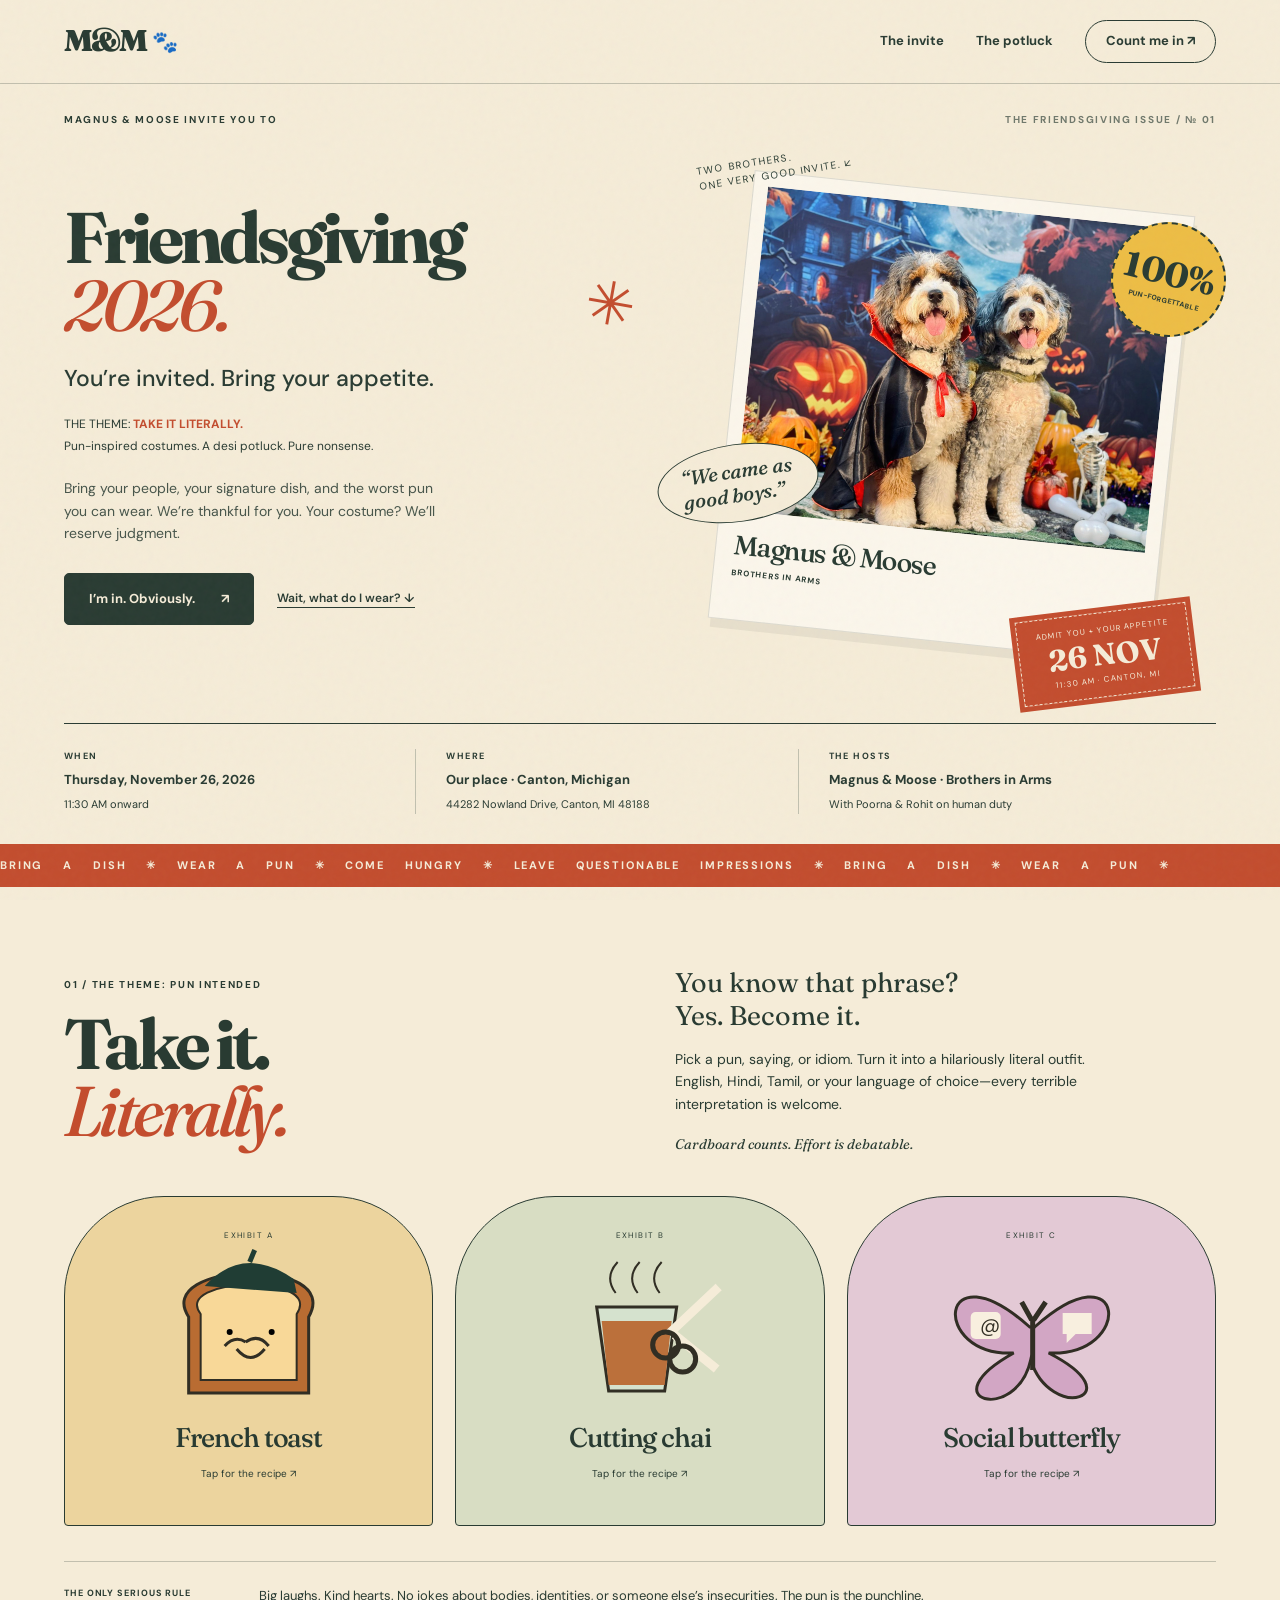
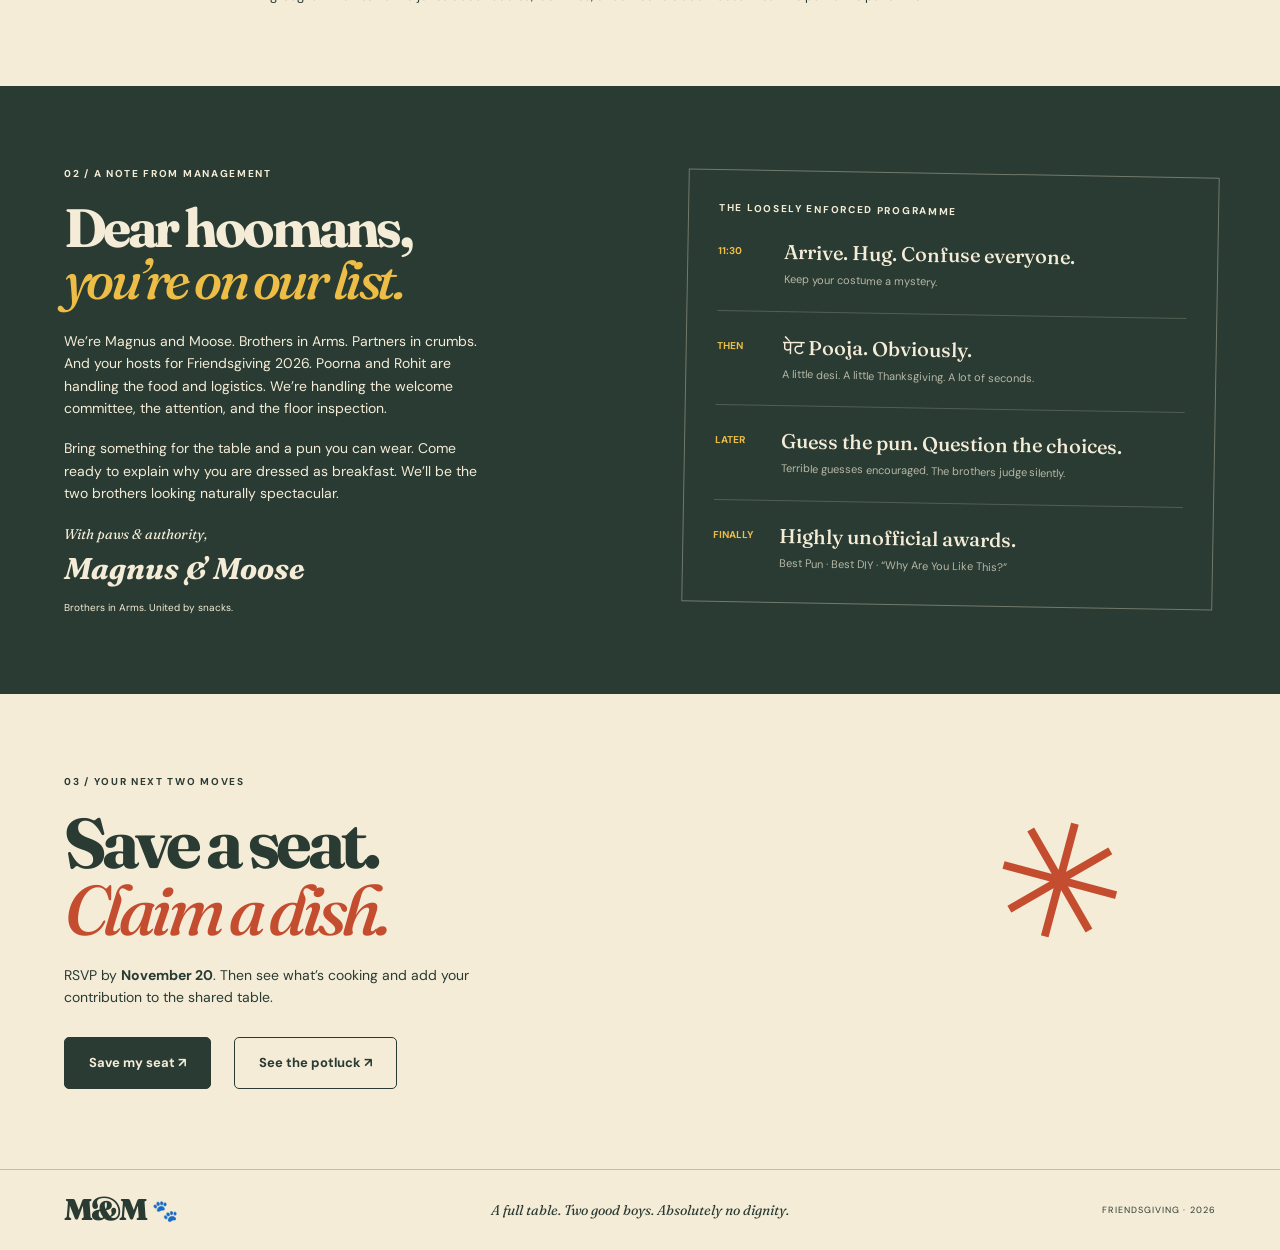
<file: index.html>
<!doctype html><html lang="en"><head><meta charset="utf-8"><meta name="viewport" content="width=device-width, initial-scale=1"><meta name="theme-color" content="#f5ecd8"><meta name="robots" content="noindex,nofollow,noarchive"><meta name="description" content="Magnus & Moose — Brothers in Arms — invite you to a wonderfully ridiculous Friendsgiving. Bring a dish. Wear a pun."><title>You’re invited · Pun Intended</title><link rel="preconnect" href="https://fonts.googleapis.com"><link rel="preconnect" href="https://fonts.gstatic.com" crossorigin><link href="https://fonts.googleapis.com/css2?family=DM+Sans:wght@400;500;600;700&family=Fraunces:opsz,wght,SOFT,WONK@9..144,500,50,1;9..144,700,50,1;9..144,900,50,1&display=swap" rel="stylesheet"><link rel="stylesheet" href="assets/style.css?v=20261113-live-2"><script src="assets/config.js?v=20261113-live-2" defer></script><script src="assets/app.js?v=20261113-live-2" defer></script></head><body><header class="topbar"><a class="brand" href="index.html" aria-label="Magnus and Moose Friendsgiving invitation">M&amp;M<span aria-hidden="true">🐾</span></a><nav aria-label="Main navigation"><a href="index.html">The invite</a><a href="potluck.html">The potluck</a><a class="nav-cta" href="rsvp.html">Count me in ↗</a></nav></header><div id="preview-note" class="preview-note" hidden>DESIGN PREVIEW · Form entries stay in this browser until the Google Sheet is connected.</div><main>
<section class="hero">
 <div class="hero-top"><span class="eyebrow">MAGNUS & MOOSE INVITE YOU TO</span><span class="edition">THE FRIENDSGIVING ISSUE / № 01</span></div>
 <div class="hero-layout"><div class="hero-copy"><h1 class="event-title">Friendsgiving<br><em>2026.</em><span class="title-star" aria-hidden="true">✳</span></h1><p class="subtitle">You’re invited. Bring your appetite.</p><p class="theme-label">THE THEME: <strong>TAKE IT LITERALLY.</strong><br>Pun-inspired costumes. A desi potluck. Pure nonsense.</p><p class="hero-description">Bring your people, your signature dish, and the worst pun you can wear. We’re thankful for you. Your costume? We’ll reserve judgment.</p><div class="actions"><a class="button" href="rsvp.html">I’m in. Obviously. <span>↗</span></a><a class="text-link" href="#dress-code">Wait, what do I wear? ↓</a></div></div>
 <div class="collage"><div class="orbit-note">TWO BROTHERS.<br>ONE VERY GOOD INVITE. ↙</div><figure class="magnus-card"><div class="photo-wrap brothers-photo"><img src="assets/magnus-and-moose.png" alt="Magnus and Moose posing together in their Halloween costumes"></div><figcaption><b>Magnus & Moose</b><span>BROTHERS IN ARMS</span></figcaption></figure><div class="stamp">100%<br><small>PUN-FORGETTABLE</small></div><div class="bubble">“We came as<br>good boys.”</div><div class="mini-ticket"><span>ADMIT YOU + YOUR APPETITE</span><b>26 NOV</b><span>11:30 AM · CANTON, MI</span></div></div></div>
 <div class="event-strip"><div><span>WHEN</span><strong data-party="date">Thursday, November 26, 2026</strong><small data-party="time">11:30 AM onward</small></div><div><span>WHERE</span><strong data-party="location">Our place · Canton, Michigan</strong><small data-party="address"></small></div><div><span>THE HOSTS</span><strong>Magnus & Moose · Brothers in Arms</strong><small>With Poorna & Rohit on human duty</small></div></div>
</section>
<div class="ticker" aria-hidden="true"><span>BRING A DISH ✳ WEAR A PUN ✳ COME HUNGRY ✳ LEAVE QUESTIONABLE IMPRESSIONS ✳ BRING A DISH ✳ WEAR A PUN ✳</span></div>
<section id="dress-code" class="dress-section section"><div class="section-intro"><div><span class="eyebrow">01 / THE THEME: PUN INTENDED</span><h2>Take it.<br><em>Literally.</em></h2></div><div><p class="large-copy">You know that phrase?<br>Yes. Become it.</p><p>Pick a pun, saying, or idiom. Turn it into a hilariously literal outfit. English, Hindi, Tamil, or your language of choice—every terrible interpretation is welcome.</p><p class="hand-note">Cardboard counts. Effort is debatable.</p></div></div>
<div class="pun-grid">
<button class="pun-card toast" aria-expanded="false"><span class="card-number">EXHIBIT A</span><svg viewBox="0 0 250 180" aria-hidden="true"><path d="M65 152V76C28 20 220 15 185 76V152Z" fill="#b96c32" stroke="#312e24" stroke-width="3"/><path d="M77 139V73C48 36 201 32 173 73V139Z" fill="#f8d898" stroke="#312e24" stroke-width="2"/><path d="M81 45Q120 3 170 38L173 52Z" fill="#203d34"/><path d="M126 21L131 9" stroke="#203d34" stroke-width="5"/><circle cx="106" cy="91" r="3"/><circle cx="148" cy="91" r="3"/><path d="M113 108Q127 125 141 108M122 101Q111 94 101 105M122 101Q135 92 145 105" fill="none" stroke="#312e24" stroke-width="3"/></svg><span class="pun-name">French toast</span><span class="pun-hint">Tap for the recipe ↗</span><span class="pun-reveal" hidden>Cardboard toast + a beret. Bonjour, carbs.</span></button>
<button class="pun-card chai" aria-expanded="false"><span class="card-number">EXHIBIT B</span><svg viewBox="0 0 250 180" aria-hidden="true"><path d="M82 66H162L150 150H94Z" fill="#d5e2ce" stroke="#312e24" stroke-width="3"/><path d="M87 80H157L150 144H94Z" fill="#bb703b"/><path d="M101 52Q89 36 103 21M123 52Q111 36 125 21M145 52Q133 36 147 21" fill="none" stroke="#312e24" stroke-width="2"/><path d="M155 92L204 46M160 94L202 128" stroke="#f5ecd8" stroke-width="9"/><circle cx="151" cy="104" r="13" fill="none" stroke="#312e24" stroke-width="5"/><circle cx="168" cy="118" r="13" fill="none" stroke="#312e24" stroke-width="5"/></svg><span class="pun-name">Cutting chai</span><span class="pun-hint">Tap for the recipe ↗</span><span class="pun-reveal" hidden>A tea-cup outfit + cardboard scissors. Ekdum literal.</span></button>
<button class="pun-card butterfly" aria-expanded="false"><span class="card-number">EXHIBIT C</span><svg viewBox="0 0 250 180" aria-hidden="true"><path d="M123 86C31 4 23 116 107 112C21 160 110 183 124 119C144 182 228 156 142 112C228 116 220 4 128 86Z" fill="#d2a6c4" stroke="#312e24" stroke-width="3"/><path d="M126 77V129M125 79L115 61M127 79L139 61" stroke="#312e24" stroke-width="5"/><rect x="64" y="71" width="30" height="27" rx="5" fill="#f8efdf"/><text x="73" y="91" font-size="20" fill="#312e24">@</text><path d="M156 72H185V93H169L160 102V93H156Z" fill="#f8efdf"/></svg><span class="pun-name">Social butterfly</span><span class="pun-hint">Tap for the recipe ↗</span><span class="pun-reveal" hidden>Butterfly wings + social-media icons. Very online, very airborne.</span></button></div>
<div class="golden-rule"><span>THE ONLY SERIOUS RULE</span><p>Big laughs. Kind hearts. No jokes about bodies, identities, or someone else’s insecurities. The pun is the punchline.</p></div></section>
<section class="host-section section"><div class="host-letter"><span class="eyebrow">02 / A NOTE FROM MANAGEMENT</span><h2>Dear hoomans,<br><em>you’re on our list.</em></h2><p>We’re Magnus and Moose. Brothers in Arms. Partners in crumbs. And your hosts for Friendsgiving 2026. Poorna and Rohit are handling the food and logistics. We’re handling the welcome committee, the attention, and the floor inspection.</p><p>Bring something for the table and a pun you can wear. Come ready to explain why you are dressed as breakfast. We’ll be the two brothers looking naturally spectacular.</p><p class="signature">With paws & authority,<br><b>Magnus & Moose</b><small>Brothers in Arms. United by snacks.</small></p></div><aside class="programme"><span class="eyebrow">THE LOOSELY ENFORCED PROGRAMME</span><div><b>11:30</b><p>Arrive. Hug. Confuse everyone.<small>Keep your costume a mystery.</small></p></div><div><b>THEN</b><p>पेट Pooja. Obviously.<small>A little desi. A little Thanksgiving. A lot of seconds.</small></p></div><div><b>LATER</b><p>Guess the pun. Question the choices.<small>Terrible guesses encouraged. The brothers judge silently.</small></p></div><div><b>FINALLY</b><p>Highly unofficial awards.<small>Best Pun · Best DIY · “Why Are You Like This?”</small></p></div></aside></section>
<section class="closing section"><span class="eyebrow">03 / YOUR NEXT TWO MOVES</span><h2>Save a seat.<br><em>Claim a dish.</em></h2><p>RSVP by <strong data-party="deadline">November 20</strong>. Then see what’s cooking and add your contribution to the shared table.</p><div class="actions"><a class="button" href="rsvp.html">Save my seat ↗</a><a class="button outline" href="potluck.html">See the potluck ↗</a></div><span class="closing-flower" aria-hidden="true">✳</span></section>
</main><footer><a class="brand" href="index.html">M&amp;M<span aria-hidden="true">🐾</span></a><p>A full table. Two good boys. Absolutely no dignity.</p><span>FRIENDSGIVING · 2026</span></footer><noscript><p class="notice">Please enable JavaScript for event details and forms.</p></noscript></body></html>
</file>
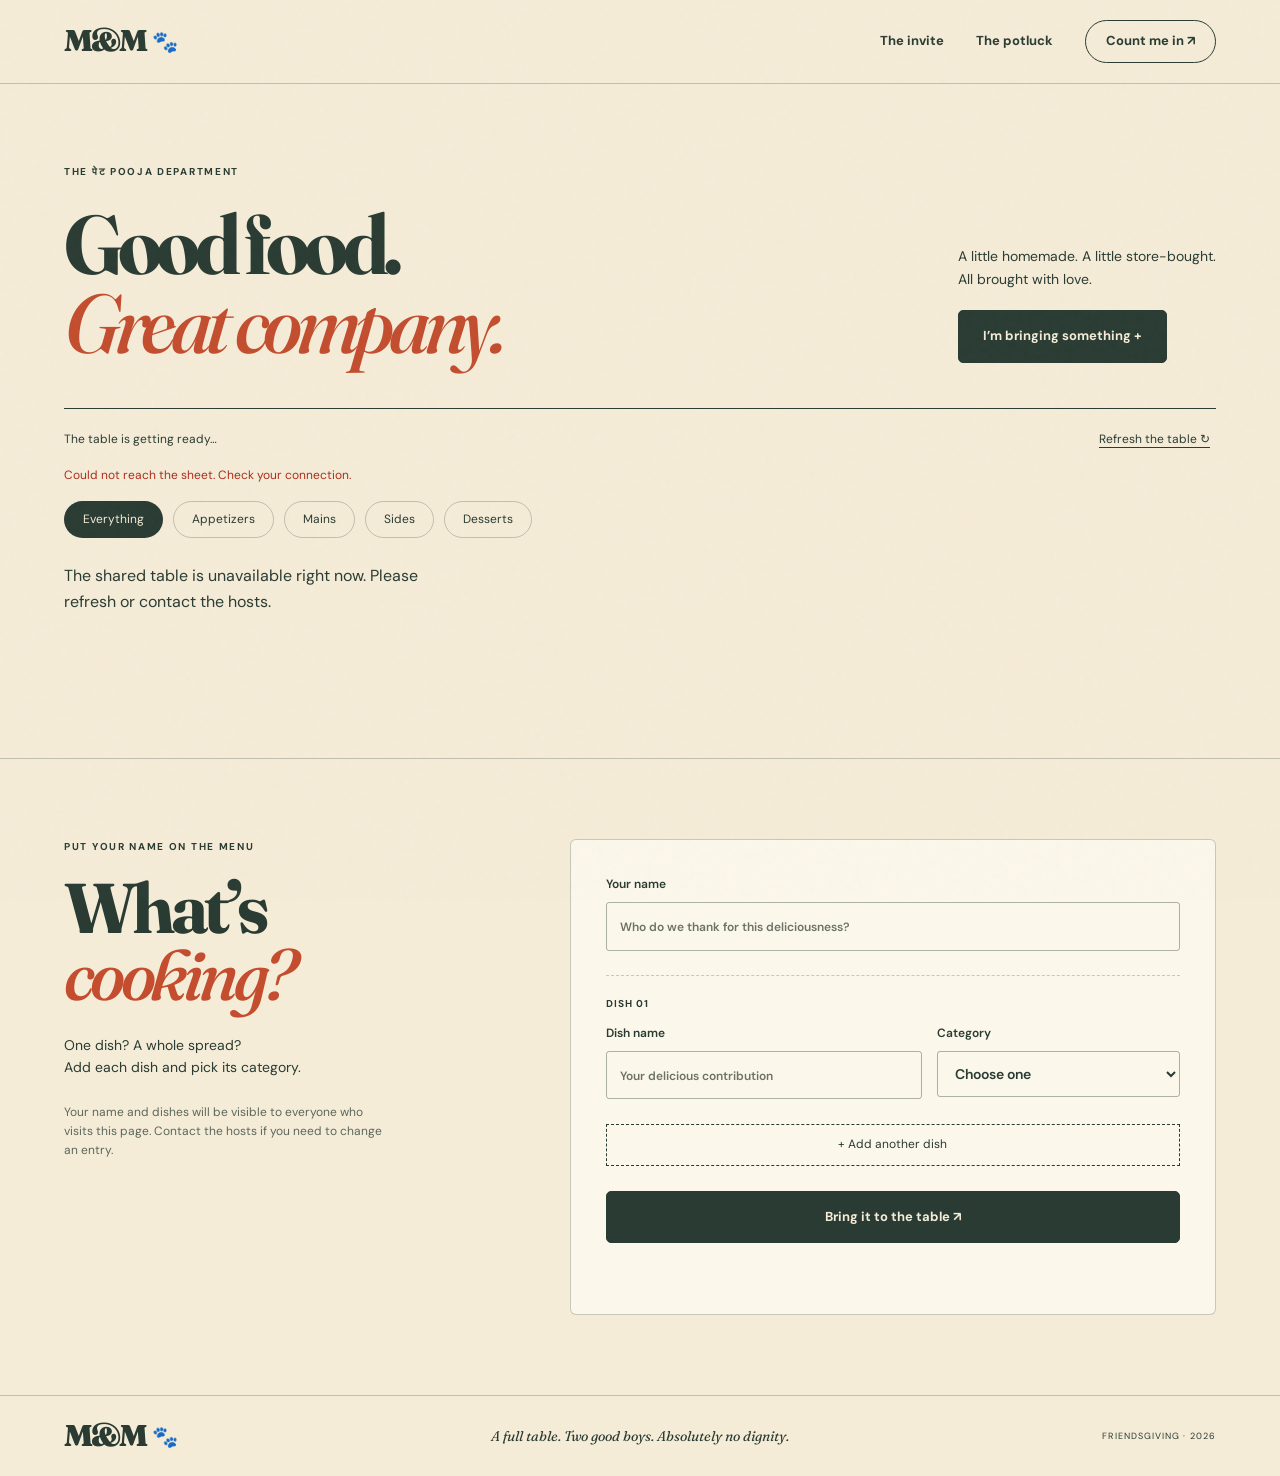
<file: potluck.html>
<!doctype html><html lang="en"><head><meta charset="utf-8"><meta name="viewport" content="width=device-width, initial-scale=1"><meta name="theme-color" content="#f5ecd8"><meta name="robots" content="noindex,nofollow,noarchive"><meta name="description" content="Magnus & Moose — Brothers in Arms — invite you to a wonderfully ridiculous Friendsgiving. Bring a dish. Wear a pun."><title>The shared table · Pun Intended</title><link rel="preconnect" href="https://fonts.googleapis.com"><link rel="preconnect" href="https://fonts.gstatic.com" crossorigin><link href="https://fonts.googleapis.com/css2?family=DM+Sans:wght@400;500;600;700&family=Fraunces:opsz,wght,SOFT,WONK@9..144,500,50,1;9..144,700,50,1;9..144,900,50,1&display=swap" rel="stylesheet"><link rel="stylesheet" href="assets/style.css?v=20261113-live-2"><script src="assets/config.js?v=20261113-live-2" defer></script><script src="assets/app.js?v=20261113-live-2" defer></script></head><body><header class="topbar"><a class="brand" href="index.html" aria-label="Magnus and Moose Friendsgiving invitation">M&amp;M<span aria-hidden="true">🐾</span></a><nav aria-label="Main navigation"><a href="index.html">The invite</a><a href="potluck.html">The potluck</a><a class="nav-cta" href="rsvp.html">Count me in ↗</a></nav></header><div id="preview-note" class="preview-note" hidden>DESIGN PREVIEW · Form entries stay in this browser until the Google Sheet is connected.</div><main>
<section class="board-heading section"><span class="eyebrow">THE पेट POOJA DEPARTMENT</span><div class="board-title"><h1>Good food.<br><em>Great company.</em></h1><div><p>A little homemade. A little store-bought.<br>All brought with love.</p><a class="button" href="#add-dish">I’m bringing something +</a></div></div><div class="board-meta"><span id="dish-total">The table is getting ready…</span><button id="refresh-board" class="text-button">Refresh the table ↻</button></div><p id="board-status" class="form-status" role="status" aria-live="polite"></p><div class="filters" role="group" aria-label="Filter dishes"><button class="active" data-filter="All" aria-pressed="true">Everything</button><button data-filter="Appetizer" aria-pressed="false">Appetizers</button><button data-filter="Main" aria-pressed="false">Mains</button><button data-filter="Side" aria-pressed="false">Sides</button><button data-filter="Dessert" aria-pressed="false">Desserts</button></div><div id="dish-board" class="dish-board"></div></section>
<section id="add-dish" class="add-section section"><div><span class="eyebrow">PUT YOUR NAME ON THE MENU</span><h2>What’s<br><em>cooking?</em></h2><p>One dish? A whole spread?<br>Add each dish and pick its category.</p><p class="small-copy">Your name and dishes will be visible to everyone who visits this page. Contact the hosts if you need to change an entry.</p></div><form id="dish-form" class="form-panel"><label>Your name<input name="name" required maxlength="80" autocomplete="name" placeholder="Who do we thank for this deliciousness?"></label><div id="dish-rows"></div><button type="button" id="add-row" class="add-row">+ Add another dish</button><label class="honeypot" aria-hidden="true">Leave empty<input name="website" tabindex="-1" autocomplete="off"></label><button type="submit" class="button full">Bring it to the table ↗</button><p id="dish-status" class="form-status" role="status" aria-live="polite"></p></form></section>
</main><footer><a class="brand" href="index.html">M&amp;M<span aria-hidden="true">🐾</span></a><p>A full table. Two good boys. Absolutely no dignity.</p><span>FRIENDSGIVING · 2026</span></footer><noscript><p class="notice">Please enable JavaScript for event details and forms.</p></noscript></body></html>
</file>
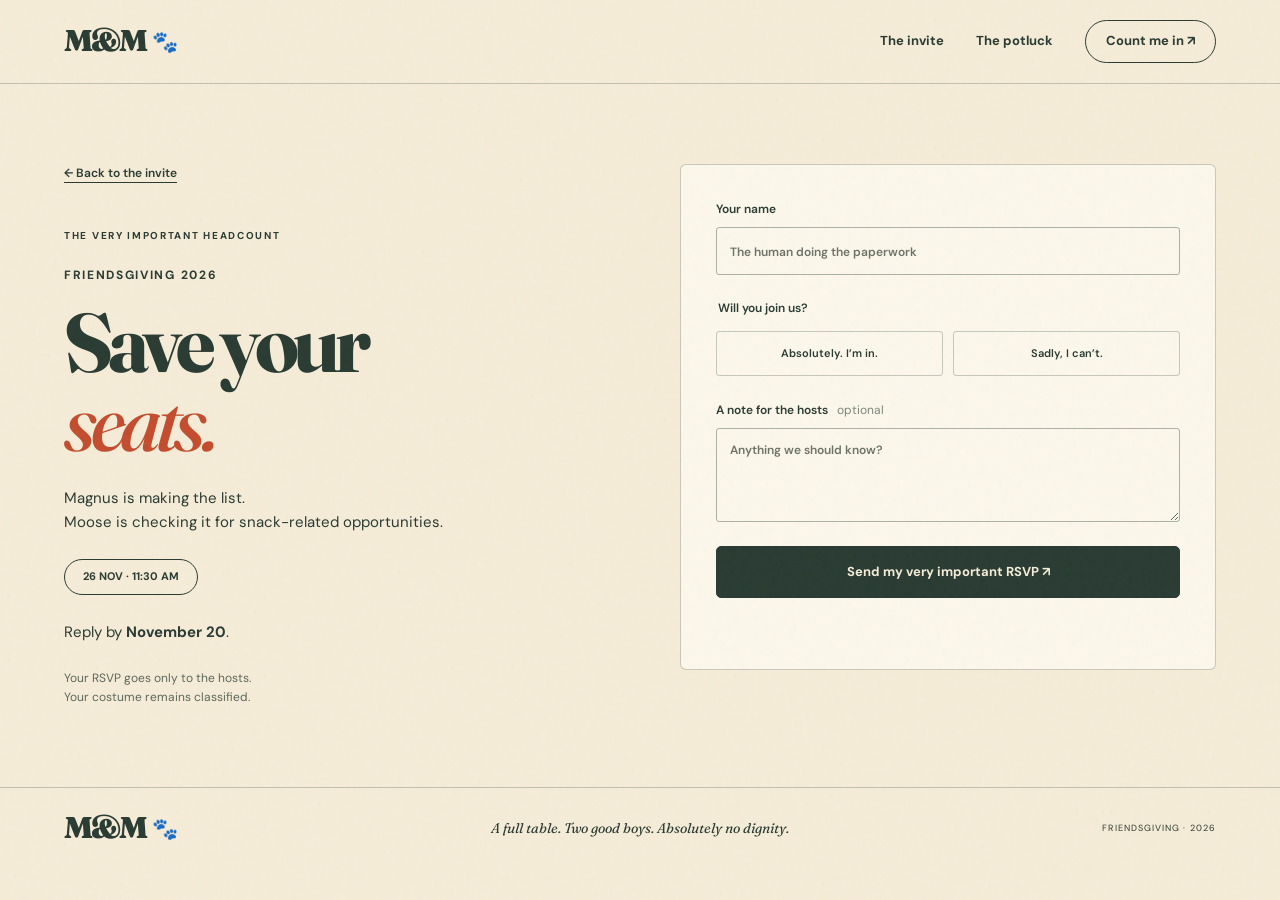
<file: rsvp.html>
<!doctype html><html lang="en"><head><meta charset="utf-8"><meta name="viewport" content="width=device-width, initial-scale=1"><meta name="theme-color" content="#f5ecd8"><meta name="robots" content="noindex,nofollow,noarchive"><meta name="description" content="Magnus & Moose — Brothers in Arms — invite you to a wonderfully ridiculous Friendsgiving. Bring a dish. Wear a pun."><title>Save your seat · Pun Intended</title><link rel="preconnect" href="https://fonts.googleapis.com"><link rel="preconnect" href="https://fonts.gstatic.com" crossorigin><link href="https://fonts.googleapis.com/css2?family=DM+Sans:wght@400;500;600;700&family=Fraunces:opsz,wght,SOFT,WONK@9..144,500,50,1;9..144,700,50,1;9..144,900,50,1&display=swap" rel="stylesheet"><link rel="stylesheet" href="assets/style.css?v=20261113-live-2"><script src="assets/config.js?v=20261113-live-2" defer></script><script src="assets/app.js?v=20261113-live-2" defer></script></head><body><header class="topbar"><a class="brand" href="index.html" aria-label="Magnus and Moose Friendsgiving invitation">M&amp;M<span aria-hidden="true">🐾</span></a><nav aria-label="Main navigation"><a href="index.html">The invite</a><a href="potluck.html">The potluck</a><a class="nav-cta" href="rsvp.html">Count me in ↗</a></nav></header><div id="preview-note" class="preview-note" hidden>DESIGN PREVIEW · Form entries stay in this browser until the Google Sheet is connected.</div><main>
<section class="form-page section"><div class="form-heading"><a class="back-link" href="index.html">← Back to the invite</a><span class="eyebrow">THE VERY IMPORTANT HEADCOUNT</span><span class="rsvp-event">FRIENDSGIVING 2026</span><h1>Save your<br><em>seats.</em></h1><p>Magnus is making the list.<br>Moose is checking it for snack-related opportunities.</p><div class="date-chip">26 NOV · 11:30 AM</div><p>Reply by <strong data-party="deadline">November 20</strong>.</p><p class="small-copy">Your RSVP goes only to the hosts.<br>Your costume remains classified.</p></div><div class="form-panel"><form id="rsvp-form"><label>Your name<input name="name" maxlength="80" autocomplete="name" required placeholder="The human doing the paperwork"></label><fieldset><legend>Will you join us?</legend><div class="choice-row"><label><input type="radio" name="attending" value="Yes" required><span>Absolutely. I’m in.</span></label><label><input type="radio" name="attending" value="No"><span>Sadly, I can’t.</span></label></div></fieldset><div id="guest-counts" hidden><label>How many people are coming, including you?<input name="total" type="number" min="1" max="30" value="1" required></label><fieldset><legend>Who’s coming? Include everyone’s name.</legend><div id="guest-names"></div></fieldset></div><label>A note for the hosts <span class="optional">optional</span><textarea name="note" maxlength="500" rows="3" placeholder="Anything we should know?"></textarea></label><label class="honeypot" aria-hidden="true">Leave empty<input name="website" tabindex="-1" autocomplete="off"></label><button class="button full" type="submit">Send my very important RSVP ↗</button><p class="form-status" id="rsvp-status" role="status" aria-live="polite"></p></form><div id="rsvp-success" class="success" hidden><span class="success-mark">✳</span><span class="eyebrow">PAPERWORK: COMPLETE</span><h2 id="success-title">You’re on the list.</h2><p id="success-message"></p><a class="button" href="potluck.html">Now, what are you bringing? ↗</a><a class="text-link" href="index.html">Back to the invitation</a></div></div></section>
</main><footer><a class="brand" href="index.html">M&amp;M<span aria-hidden="true">🐾</span></a><p>A full table. Two good boys. Absolutely no dignity.</p><span>FRIENDSGIVING · 2026</span></footer><noscript><p class="notice">Please enable JavaScript for event details and forms.</p></noscript></body></html>
</file>
<file: assets/style.css>
:root{--paper:#f5ecd8;--ink:#293b32;--orange:#c34d2e;--yellow:#edbd45;--line:#293b3240;--serif:'Fraunces',Georgia,serif;--sans:'DM Sans',Arial,sans-serif}*{box-sizing:border-box}html{scroll-behavior:smooth;scroll-padding-top:30px}body{margin:0;background:var(--paper);color:var(--ink);font-family:var(--sans);font-size:16px;line-height:1.6}body:before{position:fixed;inset:0;pointer-events:none;content:'';opacity:.13;z-index:20;background-image:url("data:image/svg+xml,%3Csvg viewBox='0 0 180 180' xmlns='http://www.w3.org/2000/svg'%3E%3Cfilter id='n'%3E%3CfeTurbulence type='fractalNoise' baseFrequency='.8' numOctaves='3' stitchTiles='stitch'/%3E%3C/filter%3E%3Cpath fill='%23000' filter='url(%23n)' opacity='.25' d='M0 0h180v180H0z'/%3E%3C/svg%3E")}a{color:inherit}button,input,select,textarea{font:inherit}button,a,input,select,textarea{-webkit-tap-highlight-color:transparent}button{cursor:pointer}a:focus-visible,button:focus-visible,input:focus-visible,select:focus-visible,textarea:focus-visible{outline:3px solid #bf502e;outline-offset:5px}[hidden]{display:none!important}.topbar{max-width:1320px;margin:auto;padding:20px 5%;display:flex;align-items:center;justify-content:space-between;border-bottom:1px solid var(--line)}.brand{font:900 39px/1 var(--serif);text-decoration:none;letter-spacing:-4px}.brand span{color:var(--orange);font-size:27px;padding-left:6px}.topbar nav{display:flex;gap:32px;align-items:center;font-size:13px;font-weight:700}.topbar nav a{text-decoration:none}.topbar nav a:hover{color:var(--orange)}.nav-cta{border:1px solid var(--ink);border-radius:40px;padding:10px 20px}.preview-note{background:#e2ddbd;text-align:center;padding:8px 15px;font-size:11px;letter-spacing:.05em}.hero{max-width:1320px;margin:auto;padding:28px 5% 0}.hero-top{display:flex;justify-content:space-between;gap:20px}.eyebrow,.edition{font-size:10px;font-weight:700;letter-spacing:.17em}.eyebrow{display:block}.edition{opacity:.65}.hero-layout{display:grid;grid-template-columns:1.08fr 1fr;gap:30px;align-items:center;padding:44px 0 66px}.hero-copy{position:relative}h1,h2,p,figure{margin:0}h1,h2{font-family:var(--serif);font-weight:700;letter-spacing:-.065em;line-height:.95}h1{font-size:clamp(75px,8.5vw,122px)}h1 em,h2 em{font-weight:500;color:var(--orange)}.hero h1{position:relative}.title-star{font:80px/1 var(--sans);color:var(--orange);position:absolute;top:4px;margin-left:22px;transform:rotate(10deg)}.subtitle{font-size:23px;line-height:1.3;margin-top:25px;font-weight:500}.hero-description{max-width:390px;font-size:14px;margin-top:20px;opacity:.85}.actions{display:flex;gap:23px;align-items:center;flex-wrap:wrap;margin-top:28px}.button{display:inline-flex;align-items:center;justify-content:center;gap:26px;border:1px solid var(--ink);background:var(--ink);color:var(--paper);padding:15px 24px;border-radius:5px;text-decoration:none;font-size:13px;font-weight:700;transition:transform .2s,background .2s;min-height:49px}.button:hover{background:#3c5143;transform:translateY(-2px)}.button:disabled{opacity:.55;cursor:wait;transform:none}.outline{background:transparent;color:var(--ink)}.outline:hover{background:#e7dcc4}.text-link,.back-link{font-size:12px;text-underline-offset:5px;font-weight:600}.collage{position:relative;min-height:485px;margin:0 15px 0 35px}.magnus-card{position:absolute;inset:20px 28px 15px 18px;background:#fbf6eb;padding:14px 14px 20px;box-shadow:3px 9px 0 #293b3212;transform:rotate(6deg);border:1px solid #293b3225}.photo-wrap{height:325px;background:#d4c9a8;overflow:hidden}.photo-wrap img{width:100%;height:100%;object-fit:cover;object-position:center 45%}.magnus-card figcaption{font:500 35px var(--serif);padding:10px 4px 0;display:flex;gap:15px;align-items:center;justify-content:space-between}.magnus-card figcaption span{font:700 8px/1.7 var(--sans);letter-spacing:.1em;max-width:75px}.orbit-note{position:absolute;top:-20px;left:-15px;font-size:10px;line-height:1.5;letter-spacing:.12em;transform:rotate(-9deg);z-index:2}.stamp{position:absolute;right:-25px;top:50px;width:115px;height:115px;display:flex;flex-direction:column;justify-content:center;text-align:center;background:var(--yellow);border-radius:50%;border:2px dashed var(--ink);font:700 35px/1 var(--serif);z-index:2;transform:rotate(14deg)}.stamp small{font:700 7px var(--sans);letter-spacing:.06em;margin-top:6px}.bubble{position:absolute;left:-55px;bottom:80px;padding:14px 24px;background:var(--paper);border:1.5px solid var(--ink);border-radius:50%;font:500 italic 20px/1.2 var(--serif);z-index:2;transform:rotate(-8deg)}.mini-ticket{position:absolute;bottom:-20px;right:10px;transform:rotate(-7deg);background:var(--orange);color:var(--paper);padding:18px 35px;border:1px dashed var(--paper);outline:5px solid var(--orange);text-align:center;z-index:3}.mini-ticket span{display:block;font-size:8px;letter-spacing:.12em}.mini-ticket b{display:block;font:700 37px var(--serif)}.event-strip{border-top:1px solid var(--ink);padding:25px 0 30px;display:grid;grid-template-columns:1fr 1fr 1.1fr;gap:30px}.event-strip>div{border-right:1px solid var(--line);padding-right:12px}.event-strip>div:last-child{border:0}.event-strip span{font-size:9px;letter-spacing:.16em;display:block;margin-bottom:7px;font-weight:700}.event-strip strong{display:block;font-size:13px}.event-strip small{font-size:11px;display:block;margin-top:5px}.ticker{overflow:hidden;background:var(--orange);color:var(--paper);padding:13px 0;white-space:nowrap;font-size:11px;font-weight:700;letter-spacing:.17em}.ticker span{display:block;width:max-content;word-spacing:15px;animation:drift 45s linear infinite}@keyframes drift{to{transform:translateX(-30%)}}.section{max-width:1320px;margin:auto;padding:80px 5%}h2{font-size:clamp(47px,5.5vw,76px)}.section-intro{display:grid;grid-template-columns:1fr 1fr;gap:70px;align-items:center}.section-intro h2{margin-top:18px}.section-intro>div:last-child{max-width:420px}.large-copy{font-family:var(--serif);font-size:27px;line-height:1.2;margin-bottom:16px}.section-intro p:not(.large-copy){font-size:14px}.hand-note{font-family:var(--serif);font-style:italic;margin-top:18px}.pun-grid{display:grid;grid-template-columns:repeat(3,1fr);gap:22px;margin-top:40px}.pun-card{border:1px solid var(--ink);text-align:left;background:#ecd49e;padding:18px 22px 24px;color:var(--ink);border-radius:100px 100px 4px 4px;transition:transform .2s;display:flex;flex-direction:column;align-items:center;min-height:330px}.pun-card:nth-child(2){background:#d8ddc3}.pun-card:nth-child(3){background:#e3c9d5}.pun-card:hover{transform:rotate(-2deg)}.card-number{font-size:8px;letter-spacing:.18em;padding-top:14px}.pun-card svg{width:100%;height:180px}.pun-name{font:500 27px var(--serif);letter-spacing:-.04em}.pun-hint{font-size:10px;margin-top:12px}.pun-reveal{font-size:12px;text-align:center;margin-top:12px}.golden-rule{margin-top:35px;border-top:1px solid var(--line);padding-top:24px;display:flex;align-items:start;gap:45px}.golden-rule span{font-size:9px;letter-spacing:.1em;font-weight:700;min-width:150px}.golden-rule p{max-width:720px;font-size:13px}.host-section{background:var(--ink);color:var(--paper);display:grid;grid-template-columns:1fr 1fr;gap:90px;max-width:none;padding-left:max(5%,calc((100vw - 1188px)/2));padding-right:max(5%,calc((100vw - 1188px)/2))}.host-letter h2{font-size:54px;margin:20px 0 25px}.host-letter h2 em{color:var(--yellow)}.host-letter>p{font-size:14px;max-width:430px;margin-top:18px}.signature{font-family:var(--serif);font-style:italic}.signature b{font-size:30px}.signature small{display:block;font:10px var(--sans);margin-top:8px}.programme{border:1px solid #f5ecd85a;padding:30px;transform:rotate(1deg);align-self:center}.programme>div{display:flex;gap:24px;border-bottom:1px solid #f5ecd833;padding:22px 0}.programme>div:last-child{border:0;padding-bottom:0}.programme>div>b{font-size:10px;min-width:42px;padding-top:5px;color:var(--yellow)}.programme p{font:500 20px/1.3 var(--serif)}.programme small{display:block;font:11px/1.6 var(--sans);opacity:.7;margin-top:6px}.closing{position:relative}.closing h2{margin:20px 0}.closing p{max-width:480px;font-size:14px}.closing-flower{position:absolute;right:12%;top:110px;font-size:160px;line-height:1;color:var(--orange);transform:rotate(15deg)}footer{border-top:1px solid var(--line);padding:25px 5%;max-width:1320px;margin:auto;display:flex;align-items:center;justify-content:space-between;gap:20px}footer p{font:italic 14px var(--serif)}footer>span{font-size:9px;letter-spacing:.12em}.form-page{display:grid;grid-template-columns:1fr 1fr;gap:80px;align-items:start;min-height:76vh}.form-heading h1,.board-heading h1{font-size:clamp(60px,6.5vw,90px)}.back-link{display:block;margin-bottom:45px}.form-heading .eyebrow{margin-bottom:22px}.form-heading>p{margin-top:25px;font-size:15px}.date-chip{display:inline-block;border:1px solid var(--ink);padding:8px 18px;border-radius:30px;font-size:11px;font-weight:700;margin-top:25px}.small-copy{font-size:12px!important;opacity:.75;max-width:320px}.form-panel{background:#fcf7eb;padding:35px;border:1px solid var(--line);border-radius:6px}.form-panel label{display:block;font-size:12px;font-weight:600;margin-bottom:24px}input:not([type=radio]),textarea,select{display:block;width:100%;border:1px solid #293b3260;background:transparent;padding:12px 13px;border-radius:3px;margin-top:8px;font-size:14px;color:var(--ink)}textarea{resize:vertical}input::placeholder,textarea::placeholder{color:#6d7267;font-size:12px}.optional{font-weight:400;opacity:.6;padding-left:6px}fieldset{padding:0;margin:0 0 25px;border:0}legend{font-size:12px;font-weight:600;margin-bottom:12px}.choice-row{display:flex;gap:10px}.choice-row label{position:relative;flex:1;cursor:pointer;margin:0}.choice-row input{position:absolute;opacity:0}.choice-row span{display:block;border:1px solid var(--line);padding:13px 10px;border-radius:3px;text-align:center;font-size:11px}.choice-row input:checked+span{background:var(--ink);color:var(--paper)}.choice-row input:focus-visible+span{outline:3px solid var(--orange);outline-offset:3px}.two-col{display:grid;grid-template-columns:1fr 1fr;gap:15px}.full{width:100%}.honeypot{position:absolute!important;left:-10000px;top:auto;width:1px;height:1px;overflow:hidden}.form-status{font-size:12px;margin-top:16px;min-height:20px;overflow-wrap:anywhere}.form-status.error{color:#aa2d1a}.form-status.ok{color:#28613c}.success{text-align:center;padding:30px 0}.success-mark{display:block;font-size:80px;color:var(--orange);line-height:1;margin-bottom:22px}.success h2{font-size:42px;margin:20px 0}.success p{font-size:14px;margin-bottom:30px}.success .text-link{display:block;margin-top:20px}.board-heading{padding-bottom:45px}.board-title{display:flex;align-items:end;justify-content:space-between;gap:50px;margin:25px 0 45px}.board-title>div p{font-size:14px;margin-bottom:20px}.board-meta{display:flex;justify-content:space-between;align-items:center;border-top:1px solid var(--ink);padding-top:20px;font-size:12px}.text-button{background:none;border:0;text-decoration:underline;text-underline-offset:4px;font-size:12px;color:var(--ink)}.filters{display:flex;gap:10px;flex-wrap:wrap;margin:15px 0 25px}.filters button{border:1px solid var(--line);border-radius:25px;background:transparent;color:var(--ink);padding:8px 18px;font-size:12px}.filters button.active{background:var(--ink);color:var(--paper)}.dish-board{display:grid;grid-template-columns:repeat(3,1fr);gap:18px;min-height:150px}.dish-card{border:1px solid var(--line);background:#fbf4e4;padding:24px;position:relative;overflow-wrap:anywhere}.dish-card:before{content:'✳';position:absolute;right:18px;top:10px;font-size:28px;color:#c34d2e70}.dish-card[data-category=Main]{background:#dfe3cf}.dish-card[data-category=Side]{background:#eed6b0}.dish-card[data-category=Dessert]{background:#e7d2db}.dish-card .category{font-size:9px;text-transform:uppercase;letter-spacing:.13em}.dish-card h3{font:500 27px/1.2 var(--serif);margin:22px 0 18px;letter-spacing:-.04em}.dish-card p{font-size:12px}.empty-state{grid-column:1/-1;border:1px dashed var(--line);padding:45px;text-align:center}.empty-state h3{font:500 28px var(--serif);margin:0 0 12px}.empty-state p{font-size:13px}.add-section{display:grid;grid-template-columns:.8fr 1.2fr;gap:75px;border-top:1px solid var(--line);align-items:start}.add-section h2{margin:20px 0 25px}.add-section>div>p{font-size:14px;margin-bottom:24px}.dish-row{border-top:1px dashed var(--line);padding-top:20px;margin-top:18px}.dish-row-header{display:flex;justify-content:space-between;align-items:center;margin-bottom:12px;font-size:10px;font-weight:700;letter-spacing:.1em}.remove-row{background:none;border:0;font-size:11px;color:#a33c26;letter-spacing:normal}.dish-row label{margin-bottom:15px}.dish-row .two-col{grid-template-columns:1.3fr 1fr}.add-row{background:transparent;border:1px dashed var(--ink);padding:10px;width:100%;margin:10px 0 25px;color:var(--ink);font-size:12px}.notice{padding:20px;text-align:center}.demo-badge{font-size:8px;border:1px solid var(--line);padding:2px 4px;position:absolute;bottom:10px;right:10px;letter-spacing:.1em}
@media(min-width:1500px){.hero-layout{padding-top:65px;padding-bottom:85px}}@media(max-width:900px){.hero-layout{gap:10px}.collage{min-height:420px;margin-left:15px}.photo-wrap{height:275px}.stamp{width:95px;height:95px;right:-15px}.bubble{left:-20px;bottom:65px;font-size:17px}.mini-ticket{padding:14px 20px;right:-5px}.hero-description{max-width:330px}.actions{gap:17px}.title-star{font-size:55px;margin-left:12px}.host-section{gap:40px}.form-page{gap:35px}.board-title{gap:20px}.board-title h1{font-size:66px}.add-section{gap:35px}.dish-board{grid-template-columns:repeat(2,1fr)}}
@media(max-width:650px){.topbar{padding:17px 6%}.topbar nav{gap:15px;font-size:11px}.nav-cta{padding:8px 12px}.brand{font-size:34px}.hero{padding:25px 6% 0}.edition{display:none}.hero-layout{grid-template-columns:1fr;padding:35px 0 45px;gap:42px}.hero h1{font-size:96px;max-width:360px}.subtitle{font-size:21px;margin-top:22px}.hero-description{max-width:370px}.title-star{top:0;font-size:62px;margin-left:15px}.actions{gap:20px}.collage{width:310px;max-width:90%;min-height:410px;margin:15px auto 10px}.magnus-card{inset:8px 15px 20px 8px}.photo-wrap{height:260px}.magnus-card figcaption{font-size:30px}.stamp{right:-14px;top:26px}.orbit-note{left:0;top:-28px}.bubble{bottom:75px;left:-13px}.mini-ticket{bottom:-3px;right:-5px}.event-strip{grid-template-columns:1fr;gap:18px;padding:25px 0}.event-strip>div{border-right:0;border-bottom:1px solid var(--line);padding-bottom:18px}.event-strip span{margin-bottom:4px}.event-strip strong{font-size:14px}.event-strip small{font-size:12px}.section{padding:55px 6%}.section-intro{grid-template-columns:1fr;gap:25px}.section-intro h2{font-size:65px}.large-copy{font-size:25px}.pun-grid{grid-template-columns:1fr;gap:20px;max-width:350px;margin:30px auto 0}.pun-card{min-height:320px}.pun-card svg{height:190px}.golden-rule{display:block}.golden-rule p{margin-top:12px}.host-section{grid-template-columns:1fr;gap:40px}.host-letter h2{font-size:45px}.programme{padding:24px}.closing h2{font-size:62px}.closing-flower{font-size:75px;right:7%;top:60px;opacity:.3}.closing p{max-width:300px}footer{flex-wrap:wrap;padding:25px 6%}footer p{font-size:12px}footer>span{width:100%;font-size:8px}.form-page{grid-template-columns:1fr;gap:30px}.back-link{margin-bottom:30px}.form-heading h1{font-size:73px}.form-panel{padding:25px 20px}.form-heading .small-copy{margin-top:15px}.choice-row{gap:7px}.board-title{display:block;margin-top:20px}.board-title h1{font-size:64px}.board-title>div{margin-top:25px}.board-meta{gap:15px}.board-meta>span{max-width:190px}.filters{gap:7px}.filters button{padding:8px 12px;font-size:11px}.dish-board{grid-template-columns:1fr}.dish-card{min-height:175px}.add-section{grid-template-columns:1fr;gap:20px}.add-section h2{font-size:65px}.dish-row .two-col{grid-template-columns:1fr;gap:0}.preview-note{font-size:10px}.empty-state{padding:35px 20px}}
.hero h1.event-title{font-size:clamp(48px,5.6vw,79px);letter-spacing:-.06em}.event-title .title-star{right:16px;top:auto;bottom:5px;font-size:60px}.theme-label{font-size:12px;line-height:1.8;margin-top:20px}.theme-label strong{color:var(--orange)}.rsvp-event{display:block;font-size:12px;font-weight:700;letter-spacing:.14em;margin-bottom:18px}.cutout-photo{background:#e4cb99}.cutout-photo img{object-fit:contain;object-position:center bottom;padding:12px 3px 0;filter:drop-shadow(2px 5px 2px #293b3220)}
@media(max-width:650px){.title-star{right:6px;top:6px;margin:0;font-size:51px}.hero h1.event-title{font-size:clamp(42px,11vw,68px)}.event-title .title-star{font-size:42px;right:20px;top:auto;bottom:0}}
.brothers-photo img{object-fit:cover;object-position:50% 50%}.magnus-card figcaption:has(b){display:block}.magnus-card figcaption b{font-size:clamp(21px,2.1vw,30px);font-weight:500;letter-spacing:-.05em}.magnus-card figcaption:has(b) span{display:block;max-width:none;margin-top:3px}.collage:has(.brothers-photo) .bubble{bottom:135px}.collage:has(.brothers-photo) .mini-ticket{bottom:-40px;padding:10px 18px}.collage:has(.brothers-photo) .mini-ticket b{font-size:30px}
@media(max-width:650px){.magnus-card figcaption b{font-size:24px}}
@media(prefers-reduced-motion:reduce){html{scroll-behavior:auto}*,*:before,*:after{animation:none!important;transition:none!important}}

/* Magnus & Moose wordmark */
.brand{display:inline-flex;align-items:center;white-space:nowrap;font-size:30px;letter-spacing:-2px}.brand span{font-size:21px;letter-spacing:normal;padding-left:6px}
@media(max-width:650px){.brand{font-size:24px}.brand span{font-size:17px;padding-left:3px}.topbar nav{gap:12px}}
</file>
